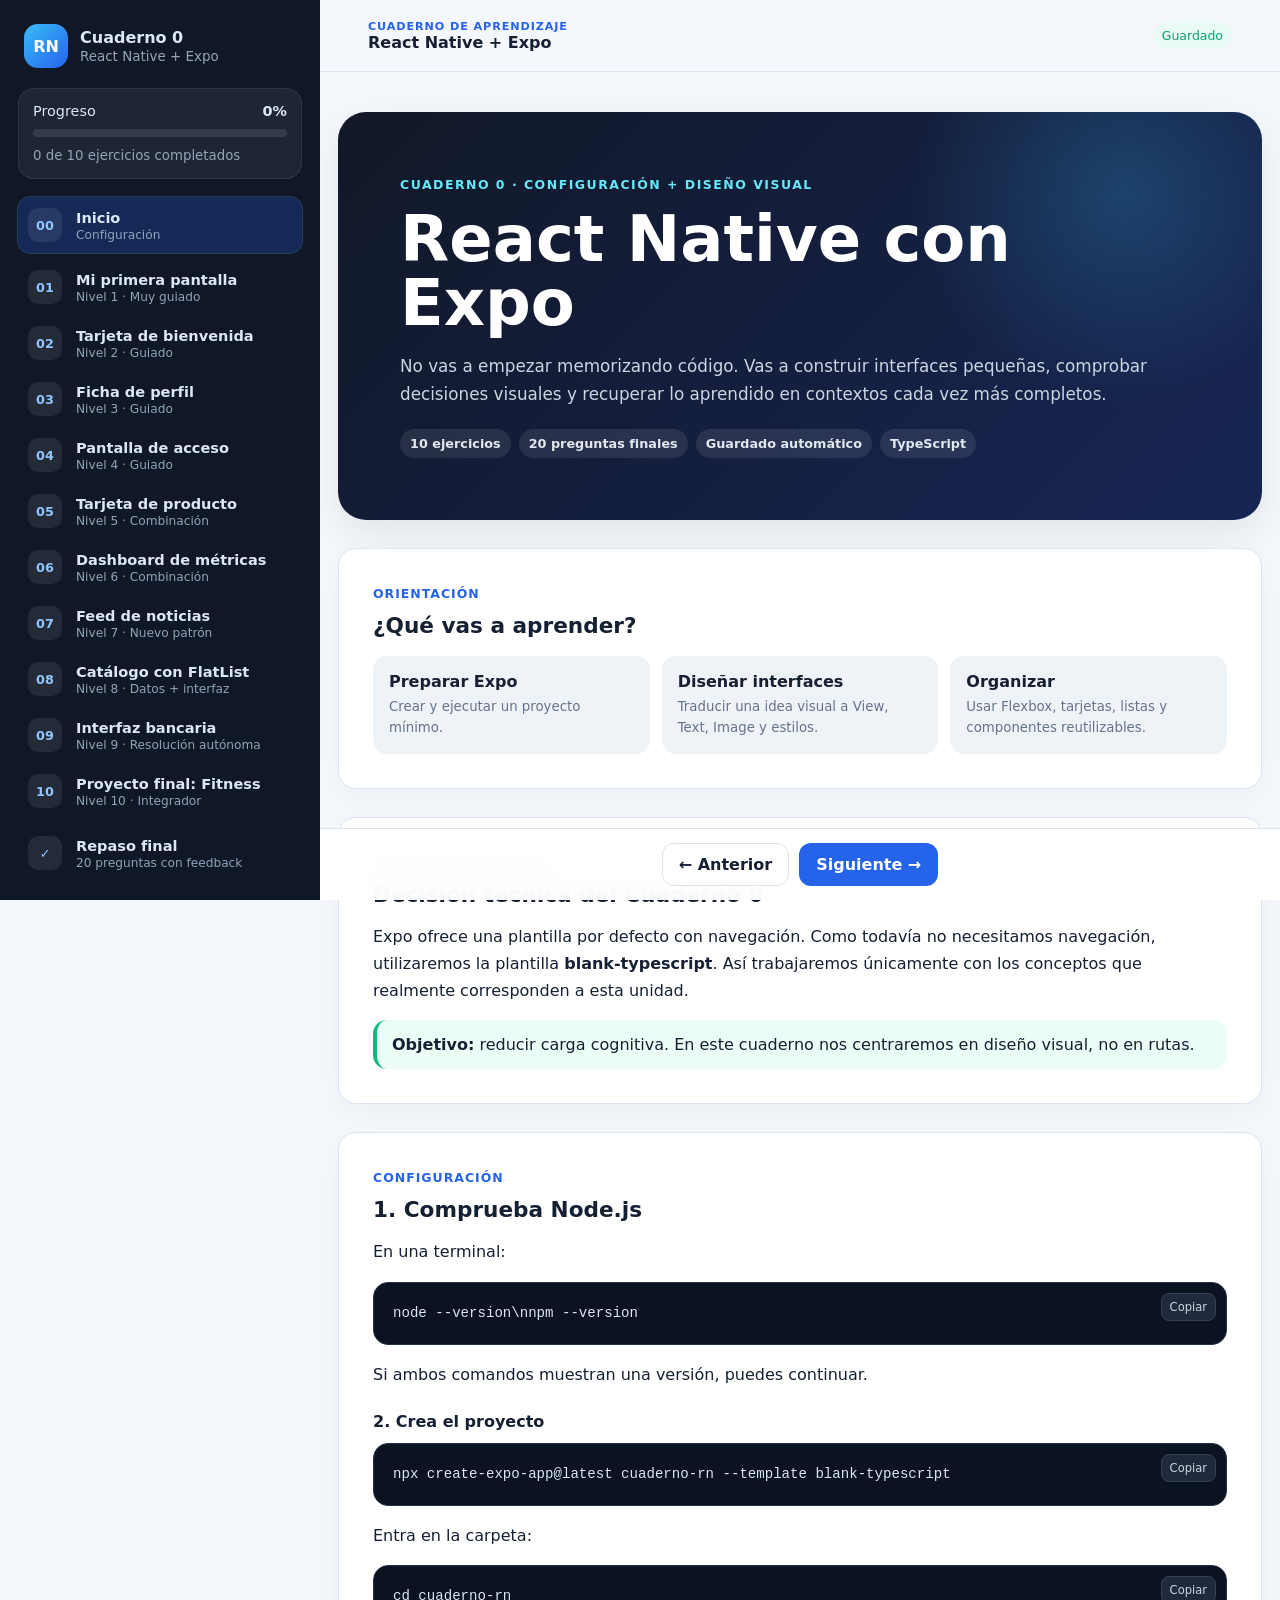
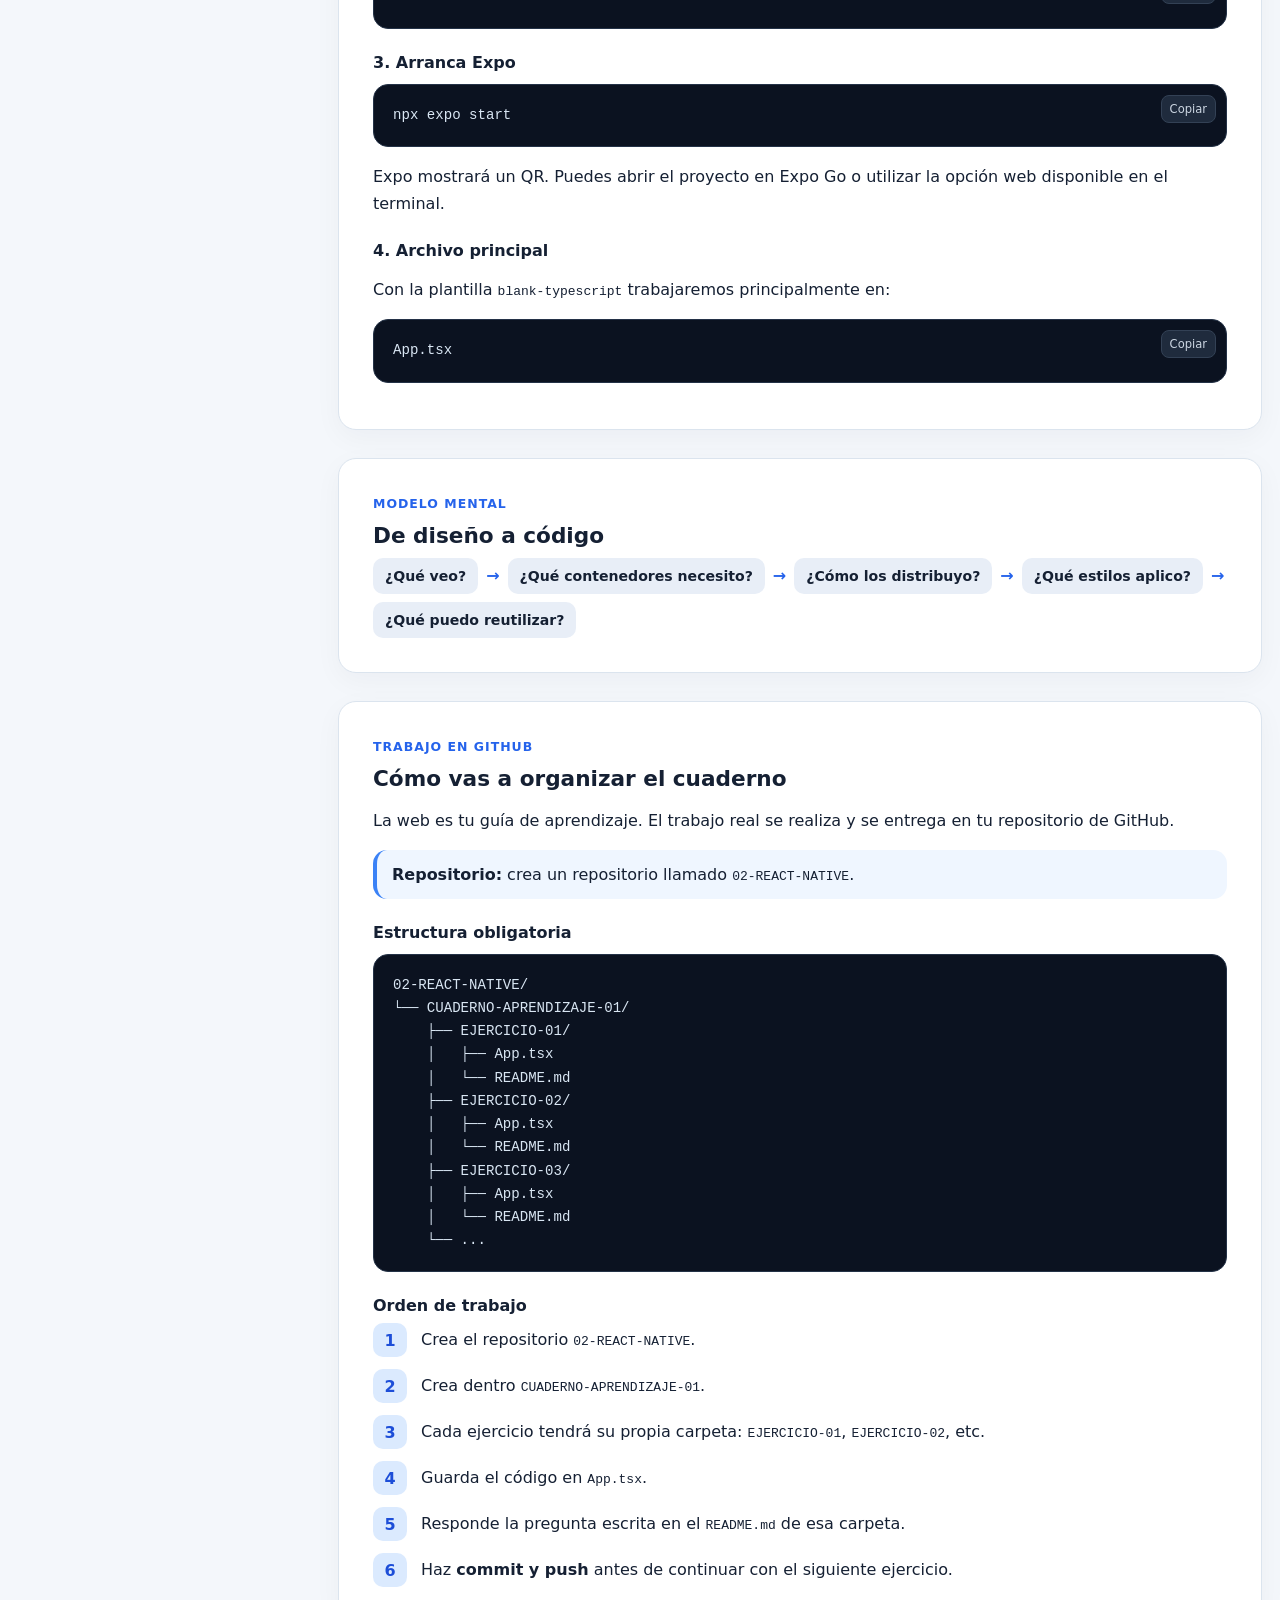
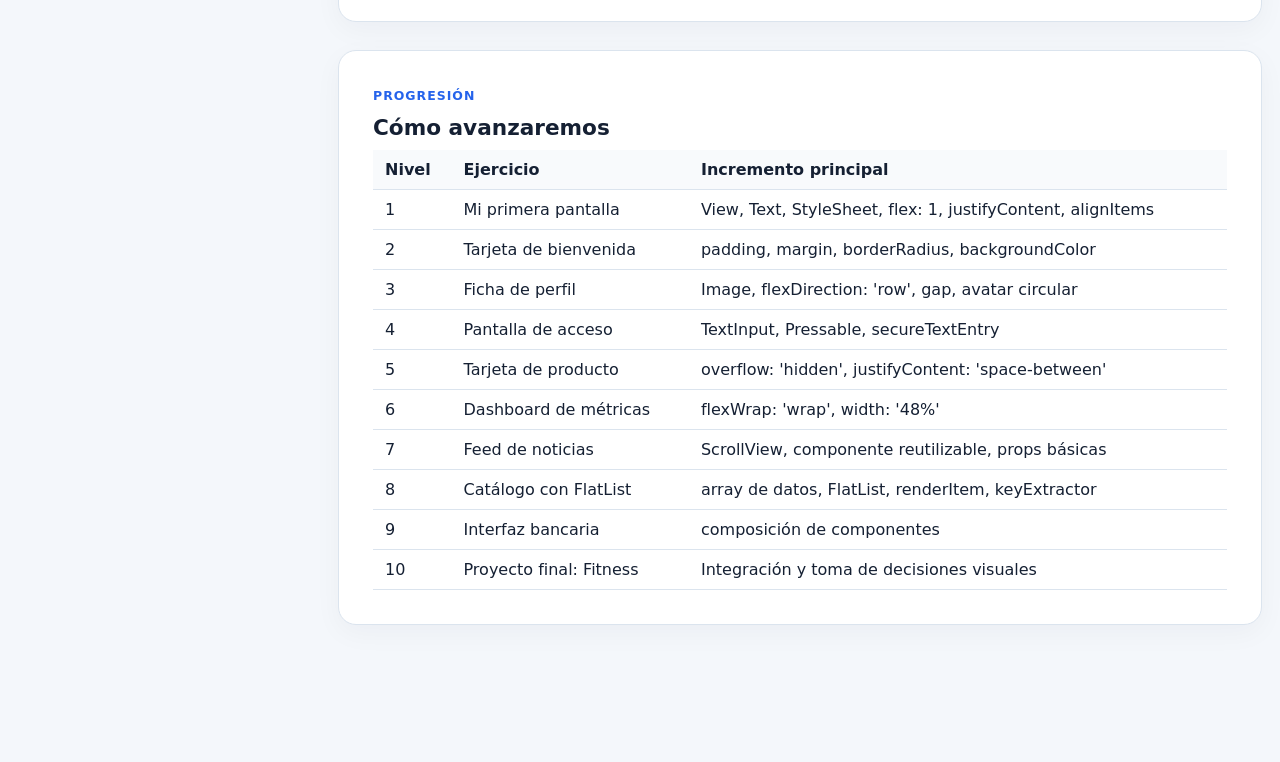
<file: index.html>
<!DOCTYPE html>
<html lang="es">
<head>
  <meta charset="UTF-8" />
  <meta name="viewport" content="width=device-width, initial-scale=1.0" />
  <meta name="description" content="Cuaderno 0 interactivo de React Native con Expo: configuración y diseño visual." />
  <title>Cuaderno 0 · React Native + Expo</title>
  <link rel="stylesheet" href="styles.css?v=20260923-1728" />
</head>
<body>
  <div class="app-shell">
    <aside class="sidebar" id="sidebar">
      <div class="brand">
        <div class="brand-mark">RN</div>
        <div>
          <strong>Cuaderno 0</strong>
          <span>React Native + Expo</span>
        </div>
      </div>

      <div class="progress-card">
        <div class="progress-copy">
          <span>Progreso</span>
          <strong id="progressText">0%</strong>
        </div>
        <div class="progress-track" aria-label="Progreso del cuaderno">
          <div class="progress-bar" id="progressBar"></div>
        </div>
        <small id="progressDetail">0 de 10 ejercicios completados</small>
      </div>

      <nav class="exercise-nav" aria-label="Navegación del cuaderno">
        <button class="nav-item active" data-screen="intro">
          <span class="nav-index">00</span>
          <span>
            <strong>Inicio</strong>
            <small>Configuración</small>
          </span>
        </button>
        <div id="exerciseMenu"></div>
        <button class="nav-item" data-screen="quiz">
          <span class="nav-index">✓</span>
          <span>
            <strong>Repaso final</strong>
            <small>20 preguntas con feedback</small>
          </span>
        </button>
      </nav>

      <button id="resetProgress" class="reset-button">Reiniciar progreso</button>
    </aside>

    <div class="main-column">
      <header class="topbar">
        <button class="menu-button" id="menuButton" aria-label="Abrir menú">☰</button>
        <div class="topbar-title">
          <span id="screenEyebrow">CUADERNO DE APRENDIZAJE</span>
          <strong id="screenTitle">React Native + Expo</strong>
        </div>
        <div class="save-status" id="saveStatus">Guardado</div>
      </header>

      <main id="appContent" class="content"></main>

      <footer class="lesson-footer">
        <button id="prevButton" class="secondary-button">← Anterior</button>
        <button id="completeButton" class="complete-button hidden">Marcar como completado</button>
        <button id="nextButton" class="primary-button">Siguiente →</button>
      </footer>
    </div>
  </div>

  <div class="toast" id="toast" role="status" aria-live="polite"></div>

  <script src="app.js?v=20260923-1728"></script>
</body>
</html>
</file>
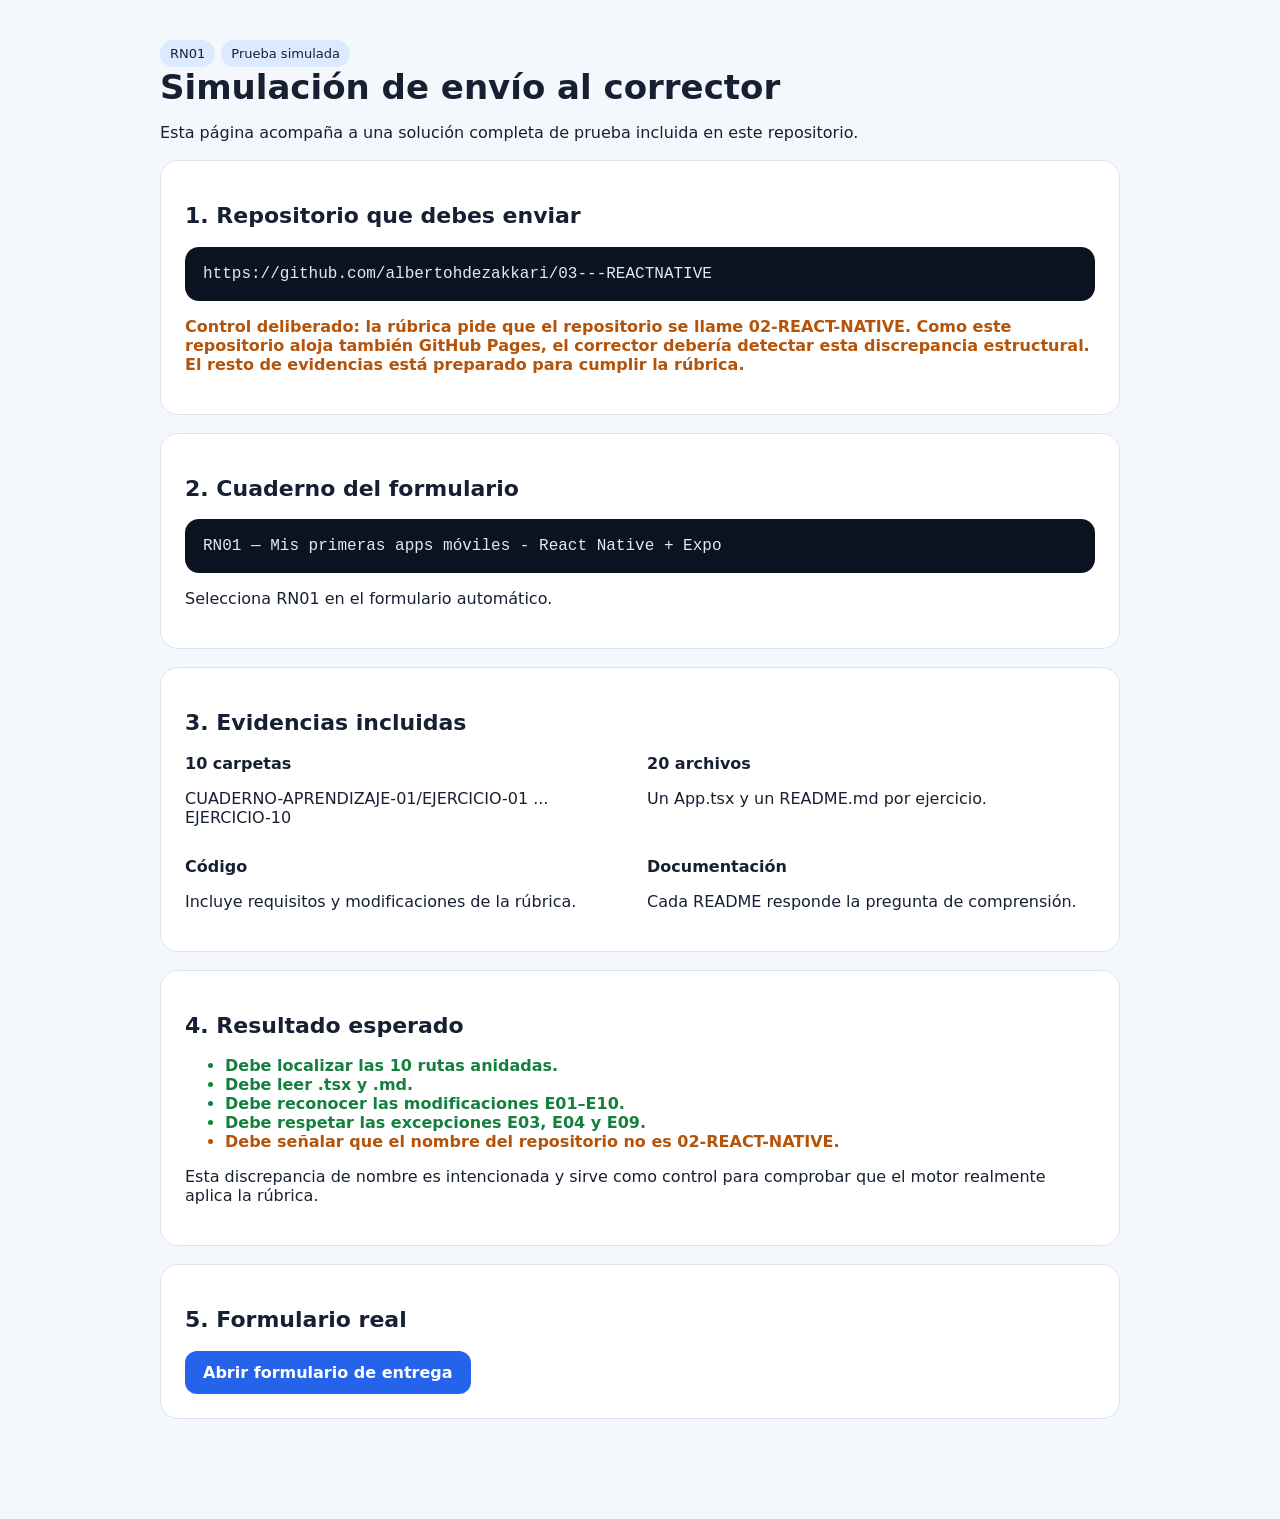
<file: simulacion-autocorreccion.html>
<!DOCTYPE html>
<html lang="es">
<head>
<meta charset="UTF-8">
<meta name="viewport" content="width=device-width,initial-scale=1">
<title>Simulación RN01 · Autocorrección</title>
<style>
body{font-family:system-ui,-apple-system,"Segoe UI",sans-serif;background:#f4f7fb;color:#172033;margin:0}
main{max-width:960px;margin:auto;padding:40px 20px 80px}
.card{background:#fff;border:1px solid #dce4ef;border-radius:18px;padding:24px;margin:18px 0}
h1{font-size:34px;margin:0 0 10px}h2{font-size:22px}
code,pre{font-family:ui-monospace,monospace}pre{background:#0b1220;color:#dbeafe;padding:18px;border-radius:14px;overflow:auto}
.badge{display:inline-block;padding:6px 10px;background:#dbeafe;border-radius:999px;margin-right:6px;font-size:13px}
.ok{color:#15803d;font-weight:700}.warn{color:#b45309;font-weight:700}
a.button{display:inline-block;background:#2563eb;color:#fff;text-decoration:none;padding:12px 18px;border-radius:12px;font-weight:700}
.grid{display:grid;grid-template-columns:1fr 1fr;gap:14px}
@media(max-width:700px){.grid{grid-template-columns:1fr}}
</style>
</head>
<body><main>
<span class="badge">RN01</span><span class="badge">Prueba simulada</span>
<h1>Simulación de envío al corrector</h1>
<p>Esta página acompaña a una solución completa de prueba incluida en este repositorio.</p>

<section class="card">
<h2>1. Repositorio que debes enviar</h2>
<pre>https://github.com/albertohdezakkari/03---REACTNATIVE</pre>
<p class="warn">Control deliberado: la rúbrica pide que el repositorio se llame 02-REACT-NATIVE. Como este repositorio aloja también GitHub Pages, el corrector debería detectar esta discrepancia estructural. El resto de evidencias está preparado para cumplir la rúbrica.</p>
</section>

<section class="card">
<h2>2. Cuaderno del formulario</h2>
<pre>RN01 — Mis primeras apps móviles - React Native + Expo</pre>
<p>Selecciona RN01 en el formulario automático.</p>
</section>

<section class="card">
<h2>3. Evidencias incluidas</h2>
<div class="grid">
<div><strong>10 carpetas</strong><p>CUADERNO-APRENDIZAJE-01/EJERCICIO-01 ... EJERCICIO-10</p></div>
<div><strong>20 archivos</strong><p>Un App.tsx y un README.md por ejercicio.</p></div>
<div><strong>Código</strong><p>Incluye requisitos y modificaciones de la rúbrica.</p></div>
<div><strong>Documentación</strong><p>Cada README responde la pregunta de comprensión.</p></div>
</div>
</section>

<section class="card">
<h2>4. Resultado esperado</h2>
<ul>
<li class="ok">Debe localizar las 10 rutas anidadas.</li>
<li class="ok">Debe leer .tsx y .md.</li>
<li class="ok">Debe reconocer las modificaciones E01–E10.</li>
<li class="ok">Debe respetar las excepciones E03, E04 y E09.</li>
<li class="warn">Debe señalar que el nombre del repositorio no es 02-REACT-NATIVE.</li>
</ul>
<p>Esta discrepancia de nombre es intencionada y sirve como control para comprobar que el motor realmente aplica la rúbrica.</p>
</section>

<section class="card">
<h2>5. Formulario real</h2>
<a class="button" href="https://docs.google.com/forms/d/e/1FAIpQLSdBtqpYLTicmkTOUquU30ku4ZPH2XWG19rrTRnw3r72ZbIajA/viewform" target="_blank" rel="noopener">Abrir formulario de entrega</a>
</section>
</main></body></html>
</file>
<file: styles.css>
:root {
  --bg: #f4f7fb;
  --surface: #ffffff;
  --surface-2: #eef3f8;
  --text: #152033;
  --muted: #64748b;
  --line: #dbe4ee;
  --primary: #2563eb;
  --primary-dark: #1d4ed8;
  --success: #0f9f6e;
  --warning: #d97706;
  --danger: #dc2626;
  --dark: #111827;
  --code: #0b1220;
  --code-border: #243247;
  --sidebar: #101827;
  --sidebar-text: #dbe7f5;
  --radius: 18px;
  --shadow: 0 14px 40px rgba(15, 23, 42, 0.08);
}

* { box-sizing: border-box; }

html { scroll-behavior: smooth; }

body {
  margin: 0;
  font-family: Inter, ui-sans-serif, system-ui, -apple-system, BlinkMacSystemFont, "Segoe UI", sans-serif;
  color: var(--text);
  background: var(--bg);
}

button, textarea, input { font: inherit; }

button { cursor: pointer; }

.app-shell {
  min-height: 100vh;
  display: grid;
  grid-template-columns: 320px minmax(0, 1fr);
}

.sidebar {
  position: sticky;
  top: 0;
  height: 100vh;
  overflow-y: auto;
  background: var(--sidebar);
  color: var(--sidebar-text);
  padding: 24px 18px;
  z-index: 30;
}

.brand {
  display: flex;
  gap: 12px;
  align-items: center;
  padding: 0 6px 20px;
}

.brand-mark {
  width: 44px;
  height: 44px;
  border-radius: 14px;
  display: grid;
  place-items: center;
  font-weight: 900;
  background: linear-gradient(135deg, #38bdf8, #2563eb);
  color: white;
}

.brand strong,
.brand span { display: block; }

.brand span {
  color: #94a3b8;
  font-size: 0.84rem;
  margin-top: 2px;
}

.progress-card {
  background: rgba(255,255,255,.06);
  border: 1px solid rgba(255,255,255,.08);
  border-radius: 16px;
  padding: 14px;
  margin-bottom: 18px;
}

.progress-copy {
  display: flex;
  justify-content: space-between;
  font-size: .9rem;
}

.progress-track {
  height: 8px;
  background: rgba(255,255,255,.1);
  border-radius: 999px;
  overflow: hidden;
  margin: 10px 0 8px;
}

.progress-bar {
  height: 100%;
  width: 0%;
  background: linear-gradient(90deg, #38bdf8, #22c55e);
  transition: width .25s ease;
}

.progress-card small { color: #94a3b8; }

.exercise-nav {
  display: grid;
  gap: 6px;
}

.nav-item {
  width: 100%;
  border: 0;
  background: transparent;
  color: inherit;
  display: grid;
  grid-template-columns: 38px 1fr;
  gap: 10px;
  text-align: left;
  padding: 11px 10px;
  border-radius: 12px;
}

.nav-item:hover { background: rgba(255,255,255,.06); }

.nav-item.active {
  background: rgba(37,99,235,.24);
  outline: 1px solid rgba(96,165,250,.25);
}

.nav-item.completed .nav-index {
  background: #0f9f6e;
  color: white;
}

.nav-index {
  width: 34px;
  height: 34px;
  border-radius: 10px;
  display: grid;
  place-items: center;
  background: rgba(255,255,255,.08);
  color: #93c5fd;
  font-weight: 800;
  font-size: .8rem;
}

.nav-item strong,
.nav-item small { display: block; }

.nav-item strong {
  font-size: .91rem;
  margin-top: 1px;
}

.nav-item small {
  color: #8fa3ba;
  font-size: .76rem;
  margin-top: 2px;
}

.reset-button {
  width: 100%;
  margin-top: 20px;
  padding: 11px 12px;
  color: #fca5a5;
  border: 1px solid rgba(252,165,165,.25);
  border-radius: 12px;
  background: transparent;
}

.main-column {
  min-width: 0;
  display: grid;
  grid-template-rows: auto 1fr auto;
  min-height: 100vh;
}

.topbar {
  position: sticky;
  top: 0;
  z-index: 20;
  height: 72px;
  background: rgba(244,247,251,.9);
  backdrop-filter: blur(14px);
  border-bottom: 1px solid var(--line);
  display: flex;
  align-items: center;
  gap: 14px;
  padding: 0 clamp(18px, 4vw, 48px);
}

.menu-button {
  display: none;
  border: 1px solid var(--line);
  background: var(--surface);
  border-radius: 10px;
  width: 40px;
  height: 40px;
}

.topbar-title span,
.topbar-title strong { display: block; }

.topbar-title span {
  font-size: .7rem;
  font-weight: 800;
  color: var(--primary);
  letter-spacing: .08em;
}

.topbar-title strong { font-size: 1rem; }

.save-status {
  margin-left: auto;
  font-size: .78rem;
  color: var(--success);
  background: #e9fbf4;
  padding: 6px 9px;
  border-radius: 999px;
}

.content {
  width: min(1040px, calc(100% - 36px));
  margin: 0 auto;
  padding: 40px 0 48px;
}

.lesson-footer {
  position: sticky;
  bottom: 0;
  z-index: 15;
  display: flex;
  gap: 10px;
  justify-content: center;
  padding: 14px 22px;
  border-top: 1px solid var(--line);
  background: rgba(255,255,255,.94);
  backdrop-filter: blur(12px);
}

.primary-button,
.secondary-button,
.complete-button,
.action-button {
  border-radius: 12px;
  padding: 11px 16px;
  font-weight: 800;
  border: 1px solid transparent;
}

.primary-button {
  background: var(--primary);
  color: white;
}

.primary-button:hover { background: var(--primary-dark); }

.secondary-button {
  background: white;
  color: var(--text);
  border-color: var(--line);
}

.complete-button {
  background: #e9fbf4;
  border-color: #b9eedc;
  color: #087a56;
}

.complete-button.completed {
  background: var(--success);
  color: white;
}

.hidden { display: none !important; }

.hero {
  background:
    radial-gradient(circle at 85% 20%, rgba(56,189,248,.22), transparent 25%),
    linear-gradient(135deg, #111827, #172554);
  color: white;
  border-radius: 28px;
  padding: clamp(28px, 6vw, 62px);
  box-shadow: var(--shadow);
}

.hero .eyebrow,
.lesson-heading .eyebrow {
  color: #67e8f9;
  font-size: .78rem;
  letter-spacing: .12em;
  font-weight: 900;
}

.hero h1 {
  font-size: clamp(2.1rem, 5vw, 4.4rem);
  line-height: 1;
  margin: 14px 0;
  max-width: 760px;
}

.hero p {
  color: #cbd5e1;
  font-size: 1.05rem;
  max-width: 760px;
  line-height: 1.7;
}

.hero-badges,
.meta-row {
  display: flex;
  flex-wrap: wrap;
  gap: 8px;
  margin-top: 20px;
}

.badge {
  display: inline-flex;
  align-items: center;
  gap: 6px;
  border-radius: 999px;
  padding: 7px 10px;
  font-size: .8rem;
  font-weight: 800;
  background: var(--surface-2);
  color: #334155;
}

.hero .badge {
  background: rgba(255,255,255,.09);
  color: #e2e8f0;
}

.section {
  margin-top: 28px;
  background: var(--surface);
  border: 1px solid var(--line);
  border-radius: var(--radius);
  padding: clamp(20px, 4vw, 34px);
  box-shadow: 0 8px 28px rgba(15,23,42,.04);
}

.section h2 {
  margin: 0 0 10px;
  font-size: 1.35rem;
}

.section h3 {
  margin: 24px 0 8px;
  font-size: 1rem;
}

.section p,
.section li {
  line-height: 1.7;
}

.section-label {
  display: inline-flex;
  align-items: center;
  gap: 7px;
  margin-bottom: 12px;
  color: var(--primary);
  font-size: .78rem;
  font-weight: 900;
  letter-spacing: .08em;
}

.lesson-heading h1 {
  margin: 8px 0;
  font-size: clamp(2rem, 4vw, 3.4rem);
}

.lesson-heading .lead {
  max-width: 760px;
  color: var(--muted);
  line-height: 1.7;
}

.learning-grid,
.info-grid {
  display: grid;
  grid-template-columns: repeat(3, 1fr);
  gap: 12px;
  margin-top: 18px;
}

.mini-card {
  background: var(--surface-2);
  border-radius: 14px;
  padding: 16px;
}

.mini-card strong {
  display: block;
  margin-bottom: 5px;
}

.mini-card small {
  color: var(--muted);
  line-height: 1.5;
}

.visual {
  background: #f8fafc;
  border: 1px dashed #b8c7d9;
  border-radius: 16px;
  padding: 18px;
  overflow-x: auto;
}

.mock-phone {
  width: min(320px, 100%);
  margin: 0 auto;
  background: #0f172a;
  border: 8px solid #1e293b;
  border-radius: 30px;
  padding: 18px;
  color: white;
  min-height: 430px;
  display: flex;
  flex-direction: column;
  justify-content: center;
}

.mock-ui-card {
  background: white;
  color: #172033;
  border-radius: 18px;
  padding: 20px;
  box-shadow: 0 16px 40px rgba(0,0,0,.18);
}

.mock-ui-card h3 { margin: 0 0 6px; }

.mock-muted { color: #64748b; }

.mock-button {
  margin-top: 16px;
  background: #2563eb;
  color: white;
  text-align: center;
  padding: 11px;
  border-radius: 10px;
  font-weight: 800;
}

.flow {
  display: flex;
  align-items: center;
  flex-wrap: wrap;
  gap: 8px;
}

.flow span {
  background: #e8eef7;
  border-radius: 10px;
  padding: 10px 12px;
  font-weight: 800;
  font-size: .88rem;
}

.flow b { color: var(--primary); }

.code-block {
  position: relative;
  background: var(--code);
  border: 1px solid var(--code-border);
  border-radius: 15px;
  color: #d9e6f3;
  overflow: hidden;
  margin: 12px 0;
}

.code-block pre {
  margin: 0;
  padding: 19px;
  overflow-x: auto;
  font-family: "SFMono-Regular", Consolas, "Liberation Mono", monospace;
  font-size: .88rem;
  line-height: 1.65;
  white-space: pre;
}

.copy-code {
  position: absolute;
  top: 10px;
  right: 10px;
  background: #1f2b3d;
  color: #cbd5e1;
  border: 1px solid #334155;
  border-radius: 8px;
  padding: 6px 8px;
  font-size: .72rem;
}

.steps {
  display: grid;
  gap: 12px;
}

.step {
  display: grid;
  grid-template-columns: 36px 1fr;
  gap: 12px;
  align-items: start;
}

.step-number {
  width: 34px;
  height: 34px;
  display: grid;
  place-items: center;
  border-radius: 10px;
  background: #dbeafe;
  color: #1d4ed8;
  font-weight: 900;
}

.step p { margin: 3px 0 0; }

.checkpoint-list {
  display: grid;
  gap: 10px;
}

.checkpoint {
  display: flex;
  gap: 10px;
  align-items: flex-start;
  background: #f8fafc;
  border: 1px solid var(--line);
  padding: 13px;
  border-radius: 12px;
}

.checkpoint input { margin-top: 4px; }

.editor-wrap {
  overflow: hidden;
  border-radius: 16px;
  border: 1px solid var(--code-border);
  background: var(--code);
}

.editor-toolbar {
  display: flex;
  align-items: center;
  justify-content: space-between;
  padding: 10px 12px;
  background: #111c2d;
  color: #94a3b8;
  font-size: .76rem;
}

.editor-actions {
  display: flex;
  gap: 7px;
}

.editor-actions button {
  background: #1f2b3d;
  border: 1px solid #334155;
  color: #dbe6f2;
  border-radius: 8px;
  padding: 6px 9px;
}

.code-editor {
  width: 100%;
  min-height: 360px;
  resize: vertical;
  border: 0;
  outline: 0;
  padding: 18px;
  background: var(--code);
  color: #dbeafe;
  font-family: "SFMono-Regular", Consolas, "Liberation Mono", monospace;
  font-size: .93rem;
  line-height: 1.65;
  tab-size: 2;
}

.reflection {
  width: 100%;
  min-height: 120px;
  resize: vertical;
  border: 1px solid var(--line);
  border-radius: 12px;
  padding: 13px;
  color: var(--text);
  background: #fff;
}

.reveal-stack {
  display: grid;
  gap: 10px;
}

.reveal-button {
  width: 100%;
  text-align: left;
  display: flex;
  justify-content: space-between;
  gap: 12px;
  border: 1px solid var(--line);
  background: white;
  padding: 13px 15px;
  border-radius: 12px;
  color: var(--text);
  font-weight: 800;
}

.reveal-panel {
  border-left: 4px solid #f59e0b;
  background: #fff7ed;
  border-radius: 0 12px 12px 0;
  padding: 14px;
  margin-top: -4px;
}

.reveal-panel.solution {
  border-left-color: #0f9f6e;
  background: #ecfdf5;
}

.knowledge-check {
  border: 1px solid #bfdbfe;
  background: #eff6ff;
  border-radius: 15px;
  padding: 18px;
}

.knowledge-check .options {
  display: grid;
  gap: 8px;
  margin: 14px 0;
}

.option-button {
  text-align: left;
  background: white;
  border: 1px solid #cbd5e1;
  border-radius: 11px;
  padding: 11px 12px;
}

.option-button.selected { border-color: var(--primary); background: #dbeafe; }
.option-button.correct { border-color: var(--success); background: #ecfdf5; }
.option-button.incorrect { border-color: var(--danger); background: #fef2f2; }

.feedback {
  margin-top: 12px;
  border-radius: 11px;
  padding: 11px 12px;
  font-size: .92rem;
  line-height: 1.5;
}

.feedback.good { background: #ecfdf5; color: #086046; }
.feedback.bad { background: #fef2f2; color: #991b1b; }

.callout {
  border-radius: 14px;
  padding: 15px;
  border-left: 4px solid;
}

.callout.info { background: #eff6ff; border-color: #3b82f6; }
.callout.warning { background: #fff7ed; border-color: #f59e0b; }
.callout.success { background: #ecfdf5; border-color: #10b981; }

.recap-list {
  display: grid;
  gap: 8px;
  padding-left: 0;
  list-style: none;
}

.recap-list li::before {
  content: "✓";
  color: var(--success);
  font-weight: 900;
  margin-right: 8px;
}

.quiz-header {
  display: flex;
  justify-content: space-between;
  gap: 18px;
  align-items: start;
  margin-bottom: 18px;
}

.quiz-score {
  min-width: 130px;
  text-align: center;
  background: var(--dark);
  color: white;
  border-radius: 16px;
  padding: 16px;
}

.quiz-score strong {
  display: block;
  font-size: 1.8rem;
}

.quiz-question {
  margin-bottom: 14px;
  border: 1px solid var(--line);
  background: white;
  border-radius: 16px;
  padding: 18px;
}

.quiz-question h3 {
  margin: 0 0 12px;
  line-height: 1.45;
}

.quiz-options {
  display: grid;
  gap: 8px;
}

.quiz-option {
  display: flex;
  gap: 9px;
  padding: 10px 11px;
  border-radius: 10px;
  border: 1px solid var(--line);
}

.quiz-option:hover { background: #f8fafc; }

.quiz-explanation {
  margin-top: 12px;
  padding: 11px;
  border-radius: 10px;
  background: #f8fafc;
  color: #475569;
  line-height: 1.55;
}

.quiz-actions {
  display: flex;
  gap: 10px;
  flex-wrap: wrap;
  margin: 22px 0;
}

.table-wrap { overflow-x: auto; }

table {
  width: 100%;
  border-collapse: collapse;
}

th, td {
  border-bottom: 1px solid var(--line);
  padding: 10px 12px;
  text-align: left;
  vertical-align: top;
}

th { background: #f8fafc; }

.toast {
  position: fixed;
  right: 22px;
  bottom: 90px;
  z-index: 100;
  opacity: 0;
  transform: translateY(10px);
  pointer-events: none;
  background: #111827;
  color: white;
  padding: 10px 13px;
  border-radius: 10px;
  transition: .2s ease;
  font-size: .86rem;
}

.toast.show {
  opacity: 1;
  transform: translateY(0);
}

@media (max-width: 980px) {
  .app-shell { grid-template-columns: 1fr; }

  .sidebar {
    position: fixed;
    left: 0;
    transform: translateX(-105%);
    width: min(320px, 90vw);
    transition: transform .22s ease;
    box-shadow: 20px 0 50px rgba(0,0,0,.2);
  }

  .sidebar.open { transform: translateX(0); }

  .menu-button { display: grid; place-items: center; }

  .learning-grid,
  .info-grid { grid-template-columns: 1fr 1fr; }
}

@media (max-width: 640px) {
  .content {
    width: min(100% - 24px, 1040px);
    padding-top: 22px;
  }

  .topbar {
    height: 64px;
    padding: 0 12px;
  }

  .save-status { display: none; }

  .learning-grid,
  .info-grid { grid-template-columns: 1fr; }

  .section { padding: 18px; }

  .lesson-footer {
    padding: 10px 8px;
    gap: 6px;
  }

  .lesson-footer button {
    flex: 1;
    padding: 10px 8px;
    font-size: .82rem;
  }

  .quiz-header { display: block; }

  .quiz-score {
    width: 100%;
    margin-top: 12px;
  }

  .code-editor { min-height: 300px; }
}


.code-learning {
  display: grid;
  gap: 12px;
  margin-top: 16px;
}

.code-explanation-row {
  display: grid;
  grid-template-columns: minmax(220px, 0.9fr) minmax(0, 1.5fr);
  gap: 0;
  align-items: stretch;
  border: 1px solid var(--line);
  border-radius: 14px;
  overflow: hidden;
  background: #fff;
}

.code-explanation-row code {
  display: block;
  padding: 14px;
  background: #0b1220;
  color: #dbeafe;
  white-space: pre-wrap;
  overflow-wrap: anywhere;
  font-family: "SFMono-Regular", Consolas, "Liberation Mono", monospace;
  font-size: .84rem;
  line-height: 1.55;
}

.code-explanation-row p {
  margin: 0;
  padding: 14px;
  line-height: 1.65;
  color: #334155;
}

.learning-sequence {
  display: flex;
  flex-wrap: wrap;
  gap: 8px;
  margin-top: 14px;
}

.learning-sequence span {
  padding: 8px 10px;
  border-radius: 999px;
  background: #e8eef7;
  color: #334155;
  font-size: .8rem;
  font-weight: 800;
}

.learning-note {
  background: #ecfeff;
  border-left: 4px solid #06b6d4;
  padding: 14px;
  border-radius: 0 12px 12px 0;
  margin: 14px 0;
}

@media (max-width: 700px) {
  .code-explanation-row {
    grid-template-columns: 1fr;
  }
}


.modify-layout {
  display: grid;
  grid-template-columns: minmax(0, 1.35fr) minmax(300px, 0.65fr);
  gap: 28px;
  align-items: start;
  margin-top: 18px;
}

.modify-steps {
  min-width: 0;
}

.modify-preview {
  min-width: 0;
}

.preview-sticky {
  position: sticky;
  top: 94px;
}

.preview-caption {
  display: flex;
  justify-content: space-between;
  gap: 10px;
  align-items: baseline;
  margin-bottom: 10px;
}

.preview-caption strong {
  font-size: .98rem;
}

.preview-caption span {
  color: var(--muted);
  font-size: .78rem;
}

.modify-preview .visual {
  padding: 14px;
}

.modify-preview .mock-phone {
  width: min(290px, 100%);
  min-height: 390px;
}

@media (max-width: 900px) {
  .modify-layout {
    grid-template-columns: 1fr;
  }

  .preview-sticky {
    position: static;
  }

  .modify-preview .mock-phone {
    width: min(320px, 100%);
  }
}
</file>
